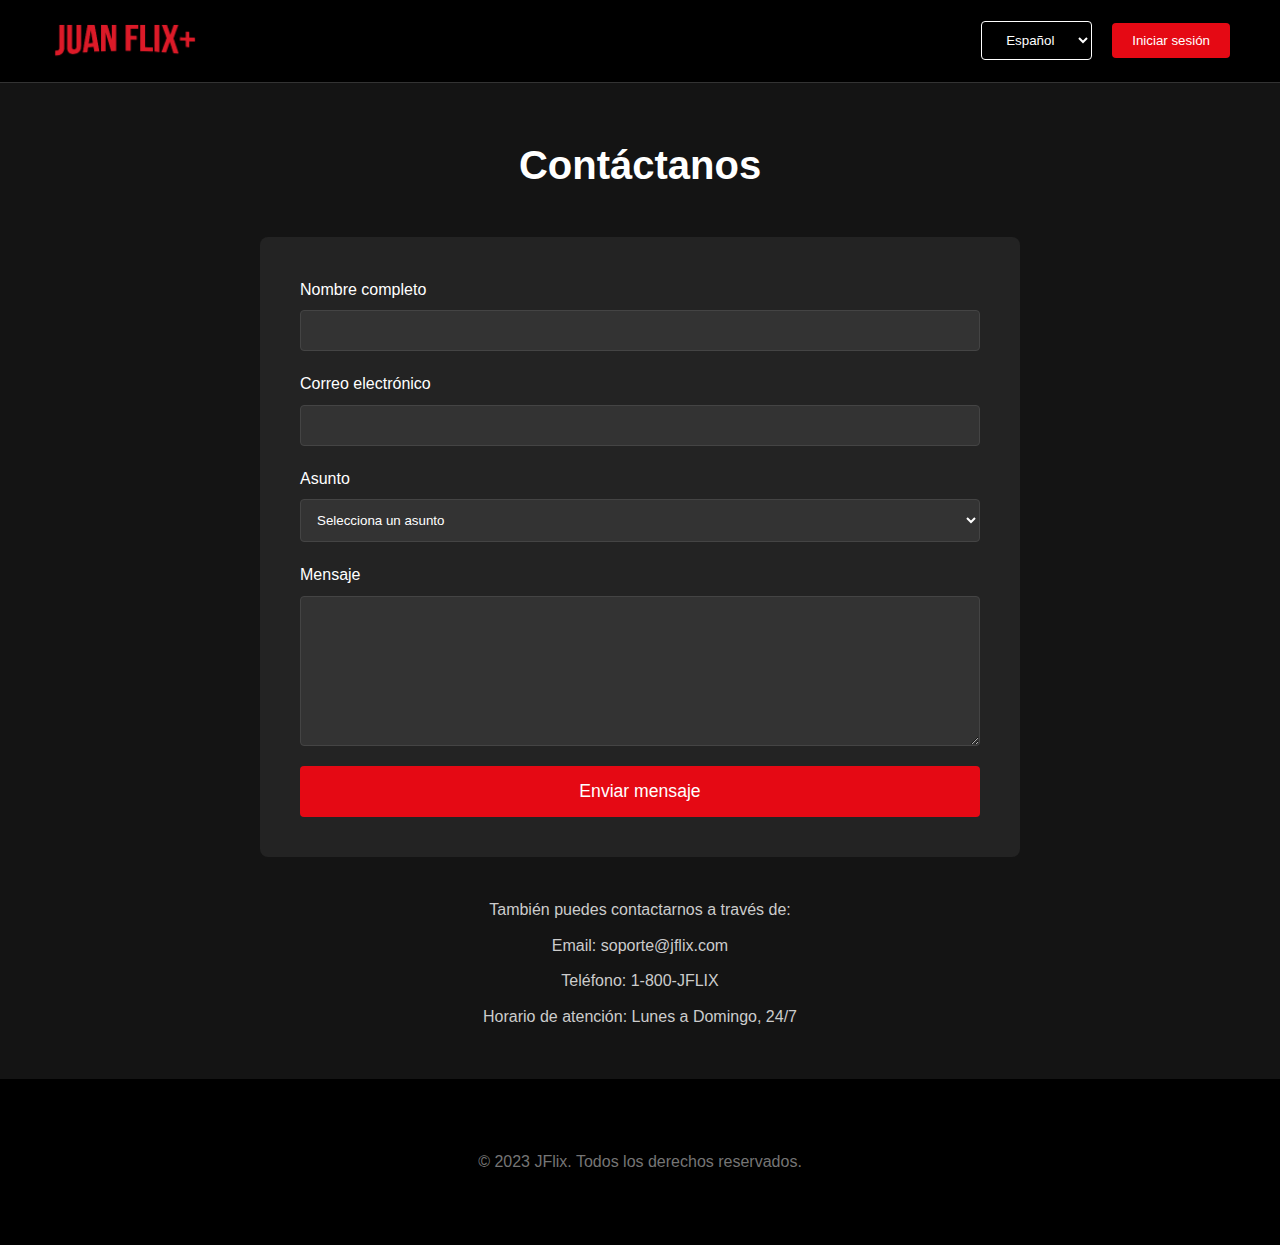
<file: contactus/index.html>
<html><head><base href="." />
<meta charset="UTF-8">
<meta name="viewport" content="width=device-width, initial-scale=1.0">
<title>JFlix - Contáctanos</title>
<style>
    * {
        margin: 0;
        padding: 0;
        box-sizing: border-box;
        font-family: 'Netflix Sans', Arial, sans-serif;
    }

    body {
        background-color: #141414;
        color: #fff;
        line-height: 1.6;
    }

    .header {
        background-color: #000;
        padding: 20px 50px;
        display: flex;
        justify-content: space-between;
        align-items: center;
        border-bottom: 1px solid #333;
    }

    .netflix-logo {
        width: 150px;
        height: auto;
        transition: transform 0.3s ease;
    }

    .netflix-logo:hover {
        transform: scale(1.05);
    }

    .buttons {
        display: flex;
        gap: 20px;
        align-items: center;
    }

    .language-select {
        background: rgba(0, 0, 0, 0.4);
        color: white;
        padding: 10px 20px;
        border: 1px solid #fff;
        border-radius: 4px;
        cursor: pointer;
    }

    .sign-in-btn {
        background: #e50914;
        color: white;
        padding: 10px 20px;
        border: none;
        border-radius: 4px;
        cursor: pointer;
        font-weight: 500;
    }

    .contact-section {
        max-width: 800px;
        margin: 50px auto;
        padding: 0 20px;
    }

    .contact-title {
        font-size: 2.5rem;
        margin-bottom: 40px;
        text-align: center;
    }

    .contact-form {
        background-color: #232323;
        padding: 40px;
        border-radius: 8px;
    }

    .form-group {
        margin-bottom: 20px;
    }

    .form-group label {
        display: block;
        margin-bottom: 8px;
        color: #fff;
    }

    .form-group input,
    .form-group textarea,
    .form-group select {
        width: 100%;
        padding: 12px;
        border: 1px solid #444;
        border-radius: 4px;
        background-color: #333;
        color: #fff;
    }

    .form-group textarea {
        height: 150px;
        resize: vertical;
    }

    .submit-btn {
        background: #e50914;
        color: white;
        padding: 15px 30px;
        border: none;
        border-radius: 4px;
        cursor: pointer;
        font-size: 1.1rem;
        width: 100%;
        transition: background-color 0.3s;
    }

    .submit-btn:hover {
        background: #f40612;
    }

    .contact-info {
        margin-top: 40px;
        text-align: center;
    }

    .contact-info p {
        margin-bottom: 10px;
        color: #cccccc;
    }

    footer {
        background-color: #000;
        padding: 70px 50px;
        color: #757575;
        margin-top: 50px;
    }

    .footer-bottom {
        max-width: 1000px;
        margin: 0 auto;
        text-align: center;
    }

    @media (max-width: 768px) {
        .header {
            padding: 20px;
        }

        .netflix-logo {
            width: 100px;
        }

        .contact-title {
            font-size: 2rem;
        }

        .contact-form {
            padding: 20px;
        }
    }
</style>
</head>
<body>
    <header class="header">
        <a href="index.html">
            <img src="../assets/jflix/img/jflix-logo.png" alt="JFlix Logo" class="netflix-logo">
        </a>
        <div class="buttons">
            <select class="language-select">
                <option value="es">Español</option>
                <option value="en">English</option>
            </select>
            <button class="sign-in-btn">Iniciar sesión</button>
        </div>
    </header>

    <section class="contact-section">
        <h1 class="contact-title">Contáctanos</h1>
        
        <form class="contact-form" id="contactForm">
            <div class="form-group">
                <label for="name">Nombre completo</label>
                <input type="text" id="name" name="name" required>
            </div>

            <div class="form-group">
                <label for="email">Correo electrónico</label>
                <input type="email" id="email" name="email" required>
            </div>

            <div class="form-group">
                <label for="subject">Asunto</label>
                <select id="subject" name="subject" required>
                    <option value="">Selecciona un asunto</option>
                    <option value="technical">Problemas técnicos</option>
                    <option value="account">Problemas con la cuenta</option>
                    <option value="billing">Facturación</option>
                    <option value="content">Contenido</option>
                    <option value="other">Otro</option>
                </select>
            </div>

            <div class="form-group">
                <label for="message">Mensaje</label>
                <textarea id="message" name="message" required></textarea>
            </div>

            <button type="submit" class="submit-btn">Enviar mensaje</button>
        </form>

        <div class="contact-info">
            <p>También puedes contactarnos a través de:</p>
            <p>Email: soporte@jflix.com</p>
            <p>Teléfono: 1-800-JFLIX</p>
            <p>Horario de atención: Lunes a Domingo, 24/7</p>
        </div>
    </section>

    <footer>
        <div class="footer-bottom">
            <p>© 2023 JFlix. Todos los derechos reservados.</p>
        </div>
    </footer>

    <script>
        document.addEventListener('DOMContentLoaded', () => {
            const languageSelect = document.querySelector('.language-select');
            const contactForm = document.getElementById('contactForm');
            
            const translations = {
                en: {
                    title: "Contact Us",
                    signIn: "Sign In",
                    name: "Full Name",
                    email: "Email",
                    subject: "Subject",
                    message: "Message",
                    send: "Send Message",
                    contactInfo: "You can also contact us through:",
                    supportEmail: "Email: support@jflix.com",
                    phone: "Phone: 1-800-JFLIX",
                    hours: "Service Hours: Monday to Sunday, 24/7",
                    footer: "© 2023 JFlix. All rights reserved.",
                    subjects: {
                        select: "Select a subject",
                        technical: "Technical Issues",
                        account: "Account Issues",
                        billing: "Billing",
                        content: "Content",
                        other: "Other"
                    }
                },
                es: {
                    title: "Contáctanos",
                    signIn: "Iniciar sesión",
                    name: "Nombre completo",
                    email: "Correo electrónico",
                    subject: "Asunto",
                    message: "Mensaje",
                    send: "Enviar mensaje",
                    contactInfo: "También puedes contactarnos a través de:",
                    supportEmail: "Email: soporte@jflix.com",
                    phone: "Teléfono: 1-800-JFLIX",
                    hours: "Horario de atención: Lunes a Domingo, 24/7",
                    footer: "© 2023 JFlix. Todos los derechos reservados.",
                    subjects: {
                        select: "Selecciona un asunto",
                        technical: "Problemas técnicos",
                        account: "Problemas con la cuenta",
                        billing: "Facturación",
                        content: "Contenido",
                        other: "Otro"
                    }
                }
            };

            function updateLanguage(lang) {
                document.querySelector('.contact-title').textContent = translations[lang].title;
                document.querySelector('.sign-in-btn').textContent = translations[lang].signIn;
                document.querySelector('label[for="name"]').textContent = translations[lang].name;
                document.querySelector('label[for="email"]').textContent = translations[lang].email;
                document.querySelector('label[for="subject"]').textContent = translations[lang].subject;
                document.querySelector('label[for="message"]').textContent = translations[lang].message;
                document.querySelector('.submit-btn').textContent = translations[lang].send;
                
                const subjectSelect = document.getElementById('subject');
                subjectSelect.innerHTML = `
                    <option value="">${translations[lang].subjects.select}</option>
                    <option value="technical">${translations[lang].subjects.technical}</option>
                    <option value="account">${translations[lang].subjects.account}</option>
                    <option value="billing">${translations[lang].subjects.billing}</option>
                    <option value="content">${translations[lang].subjects.content}</option>
                    <option value="other">${translations[lang].subjects.other}</option>
                `;

                const contactInfoTexts = document.querySelectorAll('.contact-info p');
                contactInfoTexts[0].textContent = translations[lang].contactInfo;
                contactInfoTexts[1].textContent = translations[lang].supportEmail;
                contactInfoTexts[2].textContent = translations[lang].phone;
                contactInfoTexts[3].textContent = translations[lang].hours;
                
                document.querySelector('.footer-bottom p').textContent = translations[lang].footer;
            }

            languageSelect.addEventListener('change', (e) => {
                updateLanguage(e.target.value);
            });

            contactForm.addEventListener('submit', (e) => {
                e.preventDefault();
                
                const name = document.getElementById('name').value;
                const email = document.getElementById('email').value;
                const subject = document.getElementById('subject').value;
                const message = document.getElementById('message').value;

                const whatsappMessage = `*Nuevo mensaje de contacto JFlix*%0A%0A*Nombre:* ${name}%0A*Email:* ${email}%0A*Asunto:* ${subject}%0A*Mensaje:* ${message}`;
                const whatsappNumber = '573107836725';
                const whatsappLink = `https://wa.me/${whatsappNumber}?text=${whatsappMessage}`;
                
                window.open(whatsappLink, '_blank');
                contactForm.reset();
            });
        });
    </script>
</body>
</html>
</file>
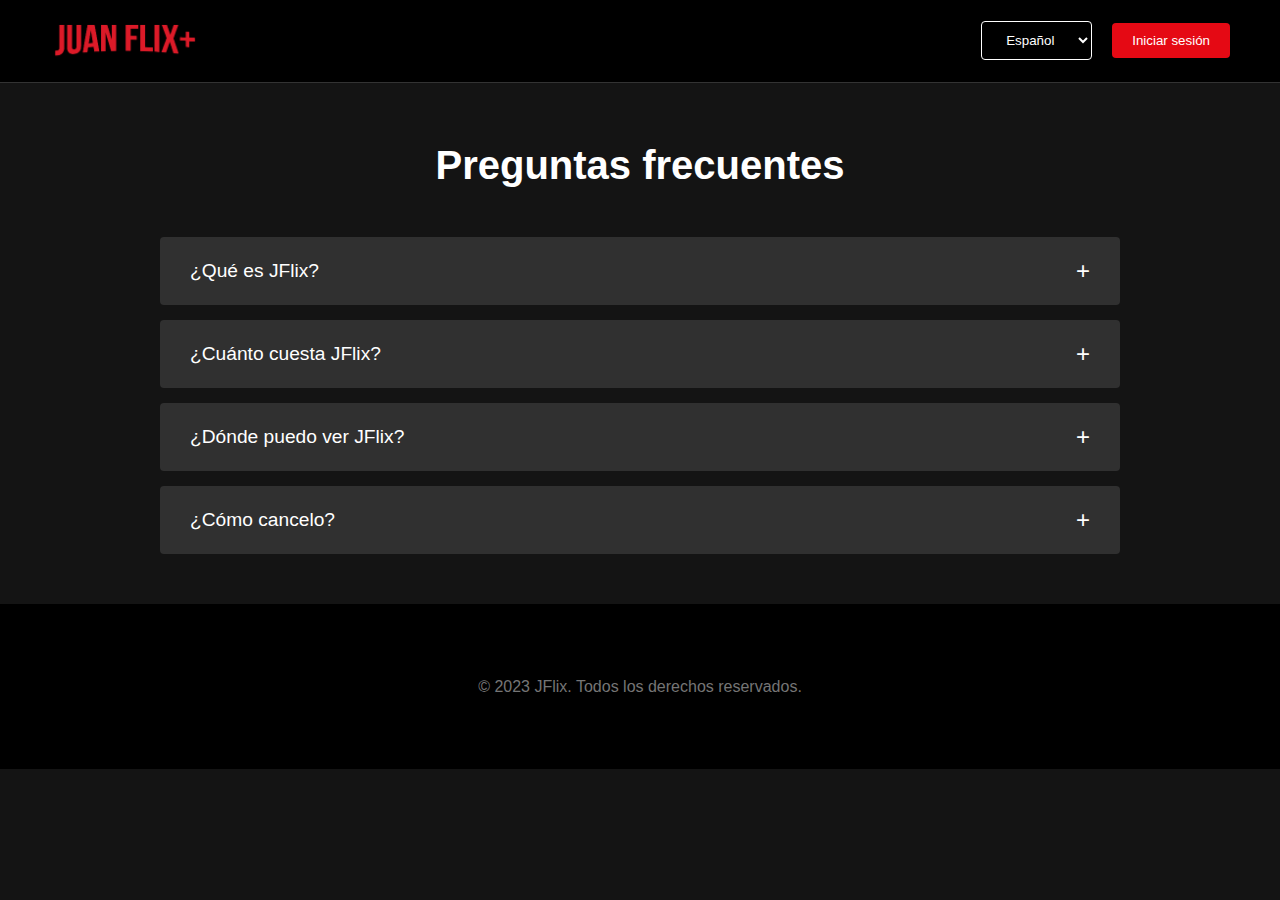
<file: faq/index.html>
<html><head><base href="." />
<meta charset="UTF-8">
<meta name="viewport" content="width=device-width, initial-scale=1.0">
<title>JFlix - Preguntas Frecuentes</title>
<style>
    * {
        margin: 0;
        padding: 0;
        box-sizing: border-box;
        font-family: 'Netflix Sans', Arial, sans-serif;
    }

    body {
        background-color: #141414;
        color: #fff;
        line-height: 1.6;
    }

    .header {
        background-color: #000;
        padding: 20px 50px;
        display: flex;
        justify-content: space-between;
        align-items: center;
        border-bottom: 1px solid #333;
    }

    .netflix-logo {
        width: 150px;
        height: auto;
        transition: transform 0.3s ease;
    }

    .netflix-logo:hover {
        transform: scale(1.05);
    }

    .buttons {
        display: flex;
        gap: 20px;
        align-items: center;
    }

    .language-select {
        background: rgba(0, 0, 0, 0.4);
        color: white;
        padding: 10px 20px;
        border: 1px solid #fff;
        border-radius: 4px;
        cursor: pointer;
    }

    .sign-in-btn {
        background: #e50914;
        color: white;
        padding: 10px 20px;
        border: none;
        border-radius: 4px;
        cursor: pointer;
        font-weight: 500;
    }

    .faq-section {
        max-width: 1000px;
        margin: 50px auto;
        padding: 0 20px;
    }

    .faq-title {
        font-size: 2.5rem;
        margin-bottom: 40px;
        text-align: center;
    }

    .faq-item {
        margin-bottom: 15px;
        border-radius: 4px;
        overflow: hidden;
    }

    .faq-question {
        width: 100%;
        background-color: #303030;
        padding: 20px 30px;
        border: none;
        color: white;
        font-size: 1.2rem;
        text-align: left;
        cursor: pointer;
        display: flex;
        justify-content: space-between;
        align-items: center;
        transition: background-color 0.3s ease;
    }

    .faq-question:hover {
        background-color: #404040;
    }

    .faq-icon {
        font-size: 1.5rem;
        transition: transform 0.3s ease;
    }

    .faq-answer {
        background-color: #303030;
        padding: 0;
        max-height: 0;
        overflow: hidden;
        transition: all 0.3s ease;
    }

    .faq-answer p {
        padding: 20px 30px;
        color: white;
    }

    .faq-item.active .faq-icon {
        transform: rotate(45deg);
    }

    .faq-item.active .faq-answer {
        max-height: 300px;
        margin-top: 2px;
    }

    footer {
        background-color: #000;
        padding: 70px 50px;
        color: #757575;
        margin-top: 50px;
    }

    .footer-bottom {
        max-width: 1000px;
        margin: 0 auto;
        text-align: center;
    }

    @media (max-width: 768px) {
        .header {
            padding: 20px;
        }

        .netflix-logo {
            width: 100px;
        }

        .faq-title {
            font-size: 2rem;
        }

        .faq-question {
            font-size: 1.1rem;
            padding: 15px 20px;
        }

        .faq-answer p {
            padding: 15px 20px;
        }
    }
</style>
</head>
<body>
    <header class="header">
        <a href="index.html">
            <img src="../assets/jflix/img/jflix-logo.png" alt="JFlix Logo" class="netflix-logo">
        </a>
        <div class="buttons">
            <select class="language-select">
                <option value="es">Español</option>
                <option value="en">English</option>
            </select>
            <button class="sign-in-btn">Iniciar sesión</button>
        </div>
    </header>

    <section class="faq-section">
        <h1 class="faq-title">Preguntas frecuentes</h1>
        
        <div class="faq-container">
            <div class="faq-item">
                <button class="faq-question">
                    ¿Qué es JFlix?
                    <span class="faq-icon">+</span>
                </button>
                <div class="faq-answer">
                    <p>JFlix es un servicio de streaming que ofrece una amplia variedad de películas, series y documentales premiados en casi cualquier pantalla conectada a internet.</p>
                </div>
            </div>

            <div class="faq-item">
                <button class="faq-question">
                    ¿Cuánto cuesta JFlix?
                    <span class="faq-icon">+</span>
                </button>
                <div class="faq-answer">
                    <p>Disfruta JFlix en tu smartphone, tablet, Smart TV, laptop o dispositivo de streaming, todo por una tarifa mensual única.</p>
                </div>
            </div>

            <div class="faq-item">
                <button class="faq-question">
                    ¿Dónde puedo ver JFlix?
                    <span class="faq-icon">+</span>
                </button>
                <div class="faq-answer">
                    <p>Ve donde quieras, cuando quieras. Inicia sesión en tu cuenta de JFlix para ver contenido al instante a través de JFlix.com desde tu computadora personal o en cualquier dispositivo conectado a internet.</p>
                </div>
            </div>

            <div class="faq-item">
                <button class="faq-question">
                    ¿Cómo cancelo?
                    <span class="faq-icon">+</span>
                </button>
                <div class="faq-answer">
                    <p>JFlix es flexible. Sin contratos molestos ni compromisos. Puedes cancelar tu cuenta fácilmente en línea con solo dos clics.</p>
                </div>
            </div>
        </div>
    </section>

    <footer>
        <div class="footer-bottom">
            <p>© 2023 JFlix. Todos los derechos reservados.</p>
        </div>
    </footer>

    <script>
        document.addEventListener('DOMContentLoaded', () => {
            const faqItems = document.querySelectorAll('.faq-item');
            
            faqItems.forEach(item => {
                const question = item.querySelector('.faq-question');
                
                question.addEventListener('click', () => {
                    // Close all other items
                    faqItems.forEach(otherItem => {
                        if (otherItem !== item) {
                            otherItem.classList.remove('active');
                        }
                    });
                    
                    // Toggle current item
                    item.classList.toggle('active');
                });
            });
        });
    </script>
</body>
</html>
</file>
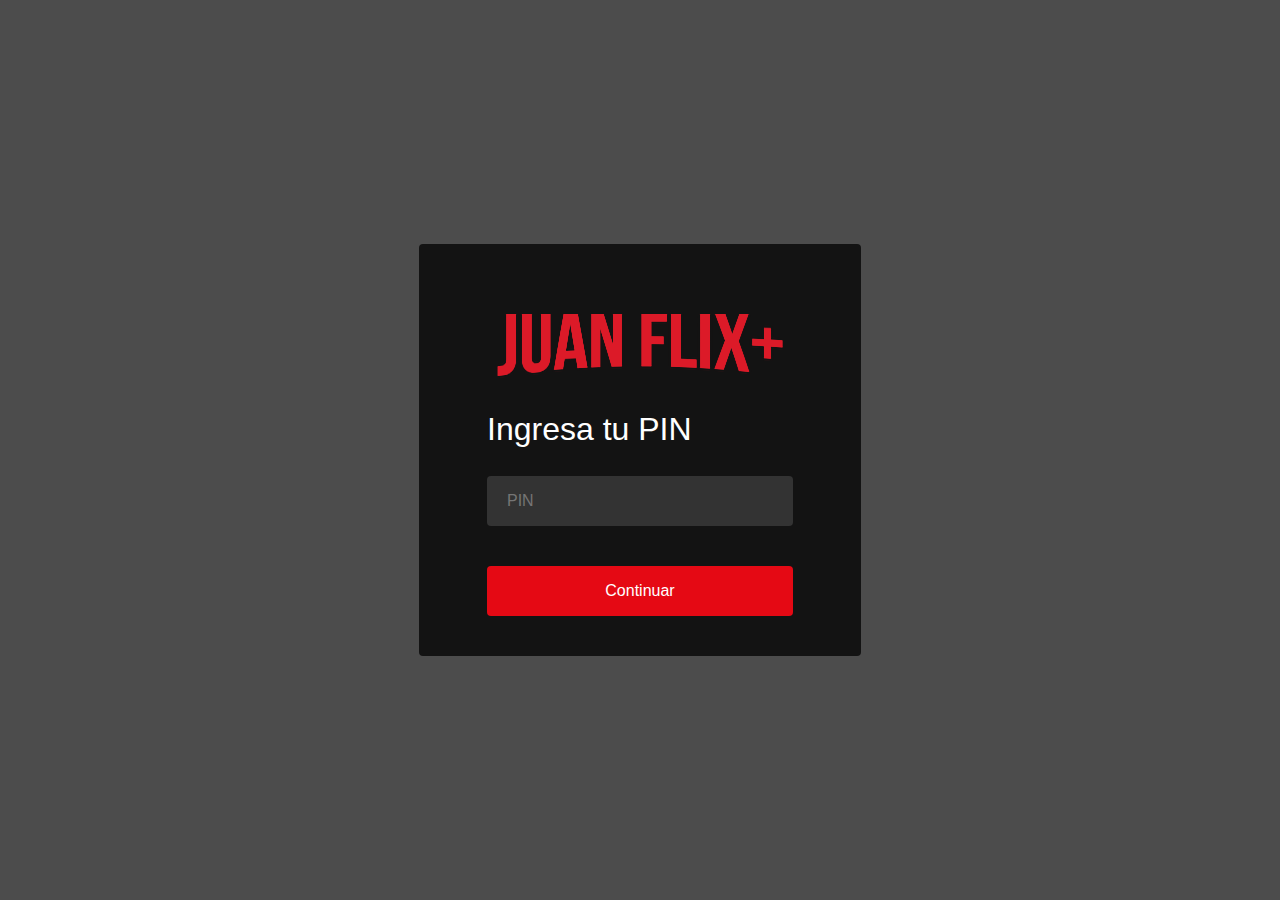
<file: home/index.html>
<html>
  <head>
    <title>Juan Flix+ | Películas y diversión | Inicio</title>
    <link rel="icon" type="image/x-icon" href="../jflix-favicon.png">
    <meta charset="UTF-8">
    <meta name="viewport" content="width=device-width, initial-scale=1.0">
    <link rel="stylesheet" href="../assets/jflix/css/estilos.css">
  </head>
  <body>
      <nav class="navbar">
          <div class="nav-left">
              <img class="logo" src="../assets/jflix/img/jflix-logo.png" alt="JFlix Logo" width="120" height="40">
              <div class="nav-links">
                  <a href="#1">Inicio</a>
                  <a href="../my-list?id=true-ChcSXuH05qYavtH8CyGcc3qLDyQwXsvEdtOyK63B2mgZUiPkWmTWgNxL32rmptLB">Mi Lista</a>
                  <a onclick="cerrarSesion()">Cerrar Sesión</a>
              </div>
          </div>
      </nav>
  
      <div class="hero">
          <div class="hero-content">
              <h1>UP: Una aventura en las alturas</h1>
              <p>La trama relata las aventuras de un viudo de edad avanzada llamado Carl Fredricksen y de un niño escultista cuyo nombre es Russell, quienes viajan a Cataratas del Paraíso (una enorme caída de agua inspirada en el Salto Ángel en Venezuela), en el interior de una casa flotante suspendida con globos rellenos de helio.</p>
              <button class="play-button" onclick="window.location=`https://juan-flix-web.github.io/assets/jflix/player/reproductor.html?mId=14160&mLink=ver-up`">Reproducir</button>
          </div>
      </div>
  
      <div id="moviesContainer"></div>
  
  </body></html>
  <script src="../assets/jflix/js/main.js"></script>
</file>
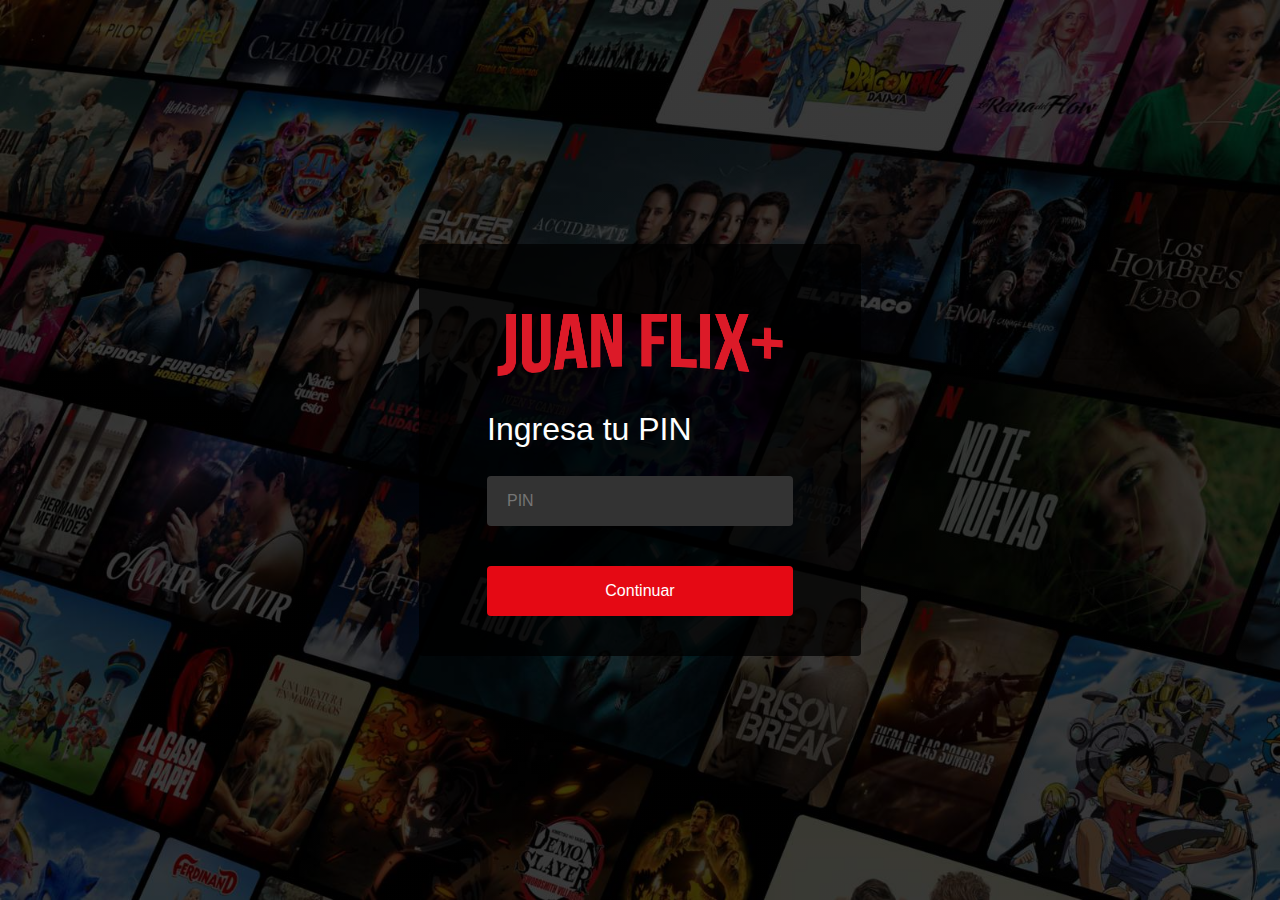
<file: login/index.html>
<html><head>
    <meta charset="UTF-8">
    <meta name="viewport" content="width=device-width, initial-scale=1.0">
    <link rel="icon" type="image/x-icon" href="../jflix-favicon.png">
<title>Juan Flix+ | Iniciar sesión</title>
<link rel="stylesheet" href="../assets/jflix/css/login.css">
</head>
<body>
<div class="container">
<div class="logo">
    <img src="../assets/jflix/img/jflix-logo.png" alt="Logo"> 
</div>
    <div id="pinForm">
        <h1>Ingresa tu PIN</h1>
        <div class="form-control">
            <input type="password" id="pin" placeholder="PIN" pattern="[0-9]*">
            <div id="pinError" class="error hidden">PIN incorrecto</div>
        </div>
        <button onclick="verificarPin()">Continuar</button>
    </div>

    <div id="userForm" class="hidden">
        <h1>Completa tu perfil</h1>
        <div class="form-control">
            <input type="text" id="nombre" placeholder="Nombre">
        </div>
        <div class="form-control">
            <input type="number" id="edad" placeholder="Edad" min="1" max="120">
        </div>
        <button onclick="guardarPerfil()">Guardar</button>
    </div>

    <div id="welcome" class="hidden welcome">
        <h1>¡Bienvenido de nuevo!</h1>
        <p id="welcomeMessage"></p>
        <button onclick="redirigir()">Aceptar</button>
    </div>
</div>

<script>
    function getCookie(name) {
        const value = `; ${document.cookie}`;
        const parts = value.split(`; ${name}=`);
        if (parts.length === 2) return parts.pop().split(';').shift();
    }

    function setCookie(name, value, days) {
        const d = new Date();
        d.setTime(d.getTime() + (days * 24 * 60 * 60 * 1000));
        const expires = `expires=${d.toUTCString()}`;
        document.cookie = `${name}=${value};${expires};path=/`;
    }

    window.onload = function() {
        const sesion = getCookie('sesion');
        const nombre = getCookie('nombre');
        const edad = getCookie('edad');

        if (sesion && nombre && edad) {
          verificarPinCookie();  
        }
    };

    async function verificarPin() {
        const pin = document.getElementById('pin').value;
        const pinError = document.getElementById('pinError');
        

        try {
            const response = await fetch('https://cdn-jdev.github.io/jflix/pins/');
            const data = await response.json();
            
            if (data.pins.includes(pin)) {
                document.getElementById('pinForm').classList.add('hidden');
                document.getElementById('userForm').classList.remove('hidden');
                setCookie('sesion', btoa(pin), 30);
            } else {
                pinError.classList.remove('hidden');
            }
        } catch (error) {
            console.error('Error al verificar PIN:', error);
            pinError.textContent = 'Error al verificar PIN. Intenta nuevamente.';
            pinError.classList.remove('hidden');
        }
    }


    async function verificarPinCookie() {
        const sesion = getCookie('sesion');
        const sesionDecoded = atob(sesion);
        const nombre = getCookie('nombre');
        const edad = getCookie('edad');
       

        try {
            const response = await fetch('https://cdn-jdev.github.io/jflix/pins/');
            const data = await response.json();
            
            if (data.pins.includes(sesionDecoded)) {
                document.getElementById('pinForm').classList.add('hidden');
                document.getElementById('userForm').classList.remove('hidden');
                document.getElementById('pinForm').classList.add('hidden');
            document.getElementById('userForm').classList.add('hidden');
            document.getElementById('welcome').classList.remove('hidden');
            document.getElementById('welcomeMessage').textContent = 
                `${nombre}, ${edad} años`;
            } else {
                pinError.classList.remove('hidden');
            }
        } catch (error) {
            console.error('Error al verificar PIN:', error);
            pinError.textContent = 'Error al verificar PIN. Intenta nuevamente.';
            pinError.classList.remove('hidden');
        }
    }

    function guardarPerfil() {
        const nombre = document.getElementById('nombre').value;
        const edad = document.getElementById('edad').value;

        if (nombre && edad) {
            setCookie('nombre', nombre, 30);
            setCookie('edad', edad, 30);

            document.getElementById('userForm').classList.add('hidden');
            document.getElementById('welcome').classList.remove('hidden');
            document.getElementById('welcomeMessage').textContent = 
                `${nombre}, ${edad} años`;
        }
    }

    document.getElementById('pin').addEventListener('keypress', function(e) {
        if (e.key === 'Enter') {
            verificarPin();
        }
    });

    function redirigir() {
        window.location.href = "../home";
    }
</script>
</body></html>
</file>
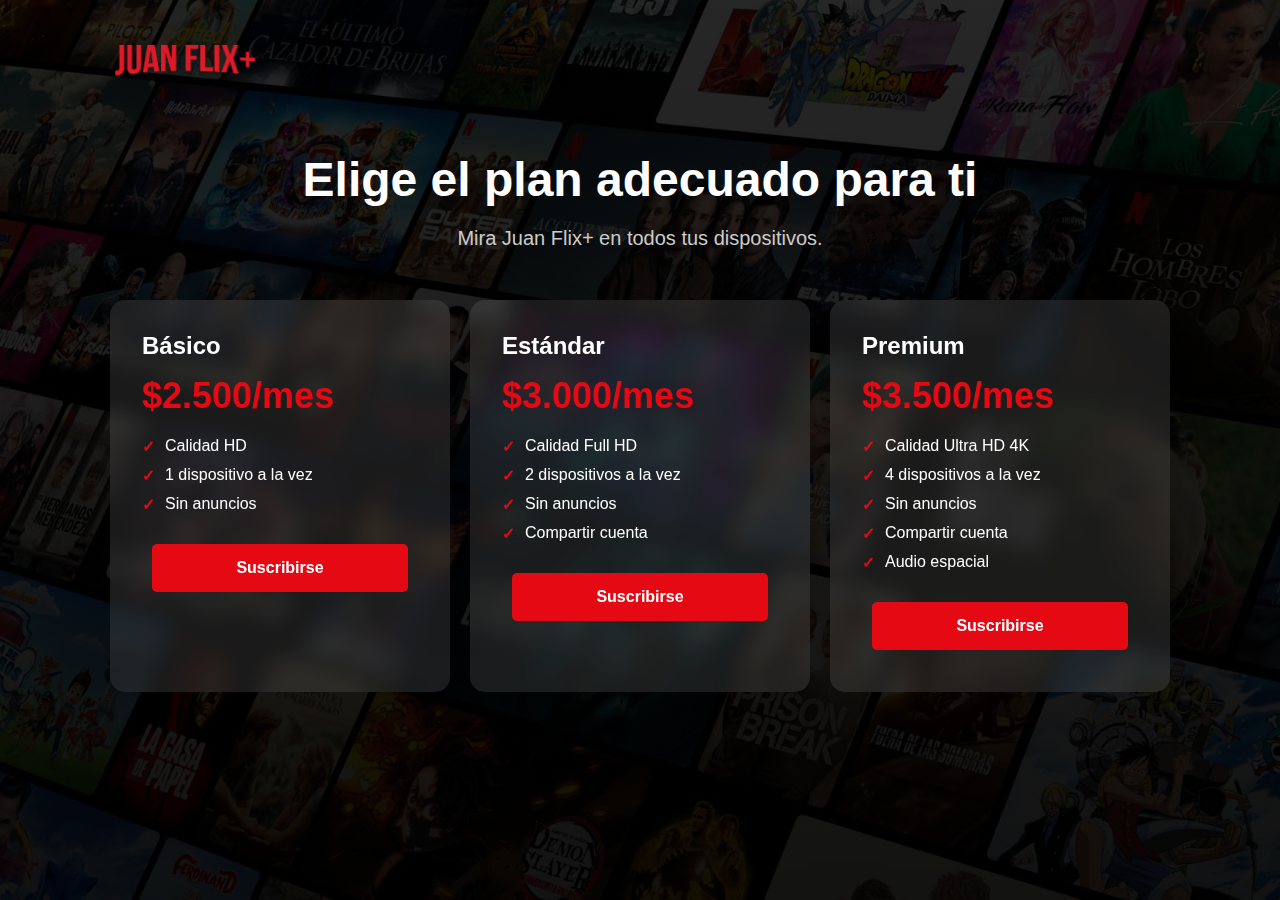
<file: oferta/index.html>
<html>
<head>
<base target="_blank">
<meta charset="UTF-8">
<link rel="icon" type="image/x-icon" href="../jflix-favicon.png">
<meta name="viewport" content="width=device-width, initial-scale=1.0">
<title>Juan Flix+ | Elige tu plan</title>
<link rel="stylesheet" href="main.css">
</head>
<body>
    <div class="container">
        <nav>
            <img src="../assets/jflix/img/jflix-logo.png" alt="JFlix Logo" class="logo">
        </nav>

        <div class="header">
            <h1>Elige el plan adecuado para ti</h1>
            <p>Mira Juan Flix+ en todos tus dispositivos.</p>
        </div>

        <div class="plans-container">
            <div class="plan-card">
                <div class="plan-name">Básico</div>
                <div class="plan-price">$2.500/mes</div>
                <ul class="plan-features">
                    <li>Calidad HD</li>
                    <li>1 dispositivo a la vez</li>
                    <li>Sin anuncios</li>
                </ul>
                <a href="https://wa.me/573104573859?text=Quiero%20la%20suscripción%20de%20Juan%20Flix+%20:%20Básico" class="subscribe-btn">Suscribirse</a>
            </div>

            <div class="plan-card">
                <div class="plan-name">Estándar</div>
                <div class="plan-price">$3.000/mes</div>
                <ul class="plan-features">
                    <li>Calidad Full HD</li>
                    <li>2 dispositivos a la vez</li>
                    <li>Sin anuncios</li>
                    <li>Compartir cuenta</li>
                </ul>
                <a href="https://wa.me/573104573859?text=Quiero%20la%20suscripción%20de%20Juan%20Flix+%20:%20Estándar" class="subscribe-btn">Suscribirse</a>
            </div>

            <div class="plan-card">
                <div class="plan-name">Premium</div>
                <div class="plan-price">$3.500/mes</div>
                <ul class="plan-features">
                    <li>Calidad Ultra HD 4K</li>
                    <li>4 dispositivos a la vez</li>
                    <li>Sin anuncios</li>
                    <li>Compartir cuenta</li>
                    <li>Audio espacial</li>
                </ul>
                <a href="https://wa.me/573104573859?text=Quiero%20la%20suscripción%20de%20Juan%20Flix+%20:%20Premium" class="subscribe-btn">Suscribirse</a>
            </div>
        </div>
    </div>
    <div class="UserContainer">
            <nav>
                <img src="https://juan-flix-web.github.io/assets/jflix/img/jflix-logo.png" alt="JFlix Logo" class="logo">
            </nav>
            <div class="header">
        <h1>Ya estás registrado en Juan Flix+!</h1>
        <p>Deseas comprar otro plan?</p>
        <button class="btn" onclick="userShop()">Comprar otro plan</button>
        <p>... o vas a iniciar sesión en tu cuenta actual</p>
        <button class="btn" onclick="userLogin()">Iniciar sesión</button></div>
    </div>
</body>
<script>
    const mainContainer = document.querySelector('.container');
    const UserContainer = document.querySelector('.UserContainer');
    mainContainer.style.display = 'block';
    UserContainer.style.display = 'none';
            
        
    function getCookie(name) {
        const value = `; ${document.cookie}`;
        const parts = value.split(`; ${name}=`);
        if (parts.length === 2) return parts.pop().split(';').shift();
    }
  

    window.onload = function() {
        const sesion = getCookie('sesion');
        const nombre = getCookie('nombre');
        const edad = getCookie('edad');

  
  
        if (!sesion || !nombre || !edad) {
           
            console.log('El usuario no está registrado, loading normal page...');
           
  
        } else {
            verificarPin();
        }
    };
  
  


    async function verificarPin() {
    const sesion = getCookie('sesion');
    
    // Decode the session cookie instead of encoding it
    const sesionDecoded = atob(sesion); // Change this line

    try {
        const response = await fetch('https://cdn-jdev.github.io/jflix/pins/');
        const data = await response.json();
        
        if (data.pins.includes(sesionDecoded)) {
            console.log('sesion verify passed');
            protocoloUser();
        } else {
            console.log('no sesion');
            }
    } catch (error) {
        console.error('Error al verificar PIN:', error);
        console.log('pin verify error');
        console.log('Si ves esto, llama al soporte técnico y diles que el ID del error es: 3verify-error-sync');
    }
}


        function protocoloUser(){
            mainContainer.style.display = 'none';
            UserContainer.style.display = 'block';

        }


    function userShop(){
        UserContainer.style.display = 'none';
        mainContainer.style.display = 'block';
    }

    function userLogin(){
        window.location.href = '../login/';
    }
  




    </script>
</html>
</file>
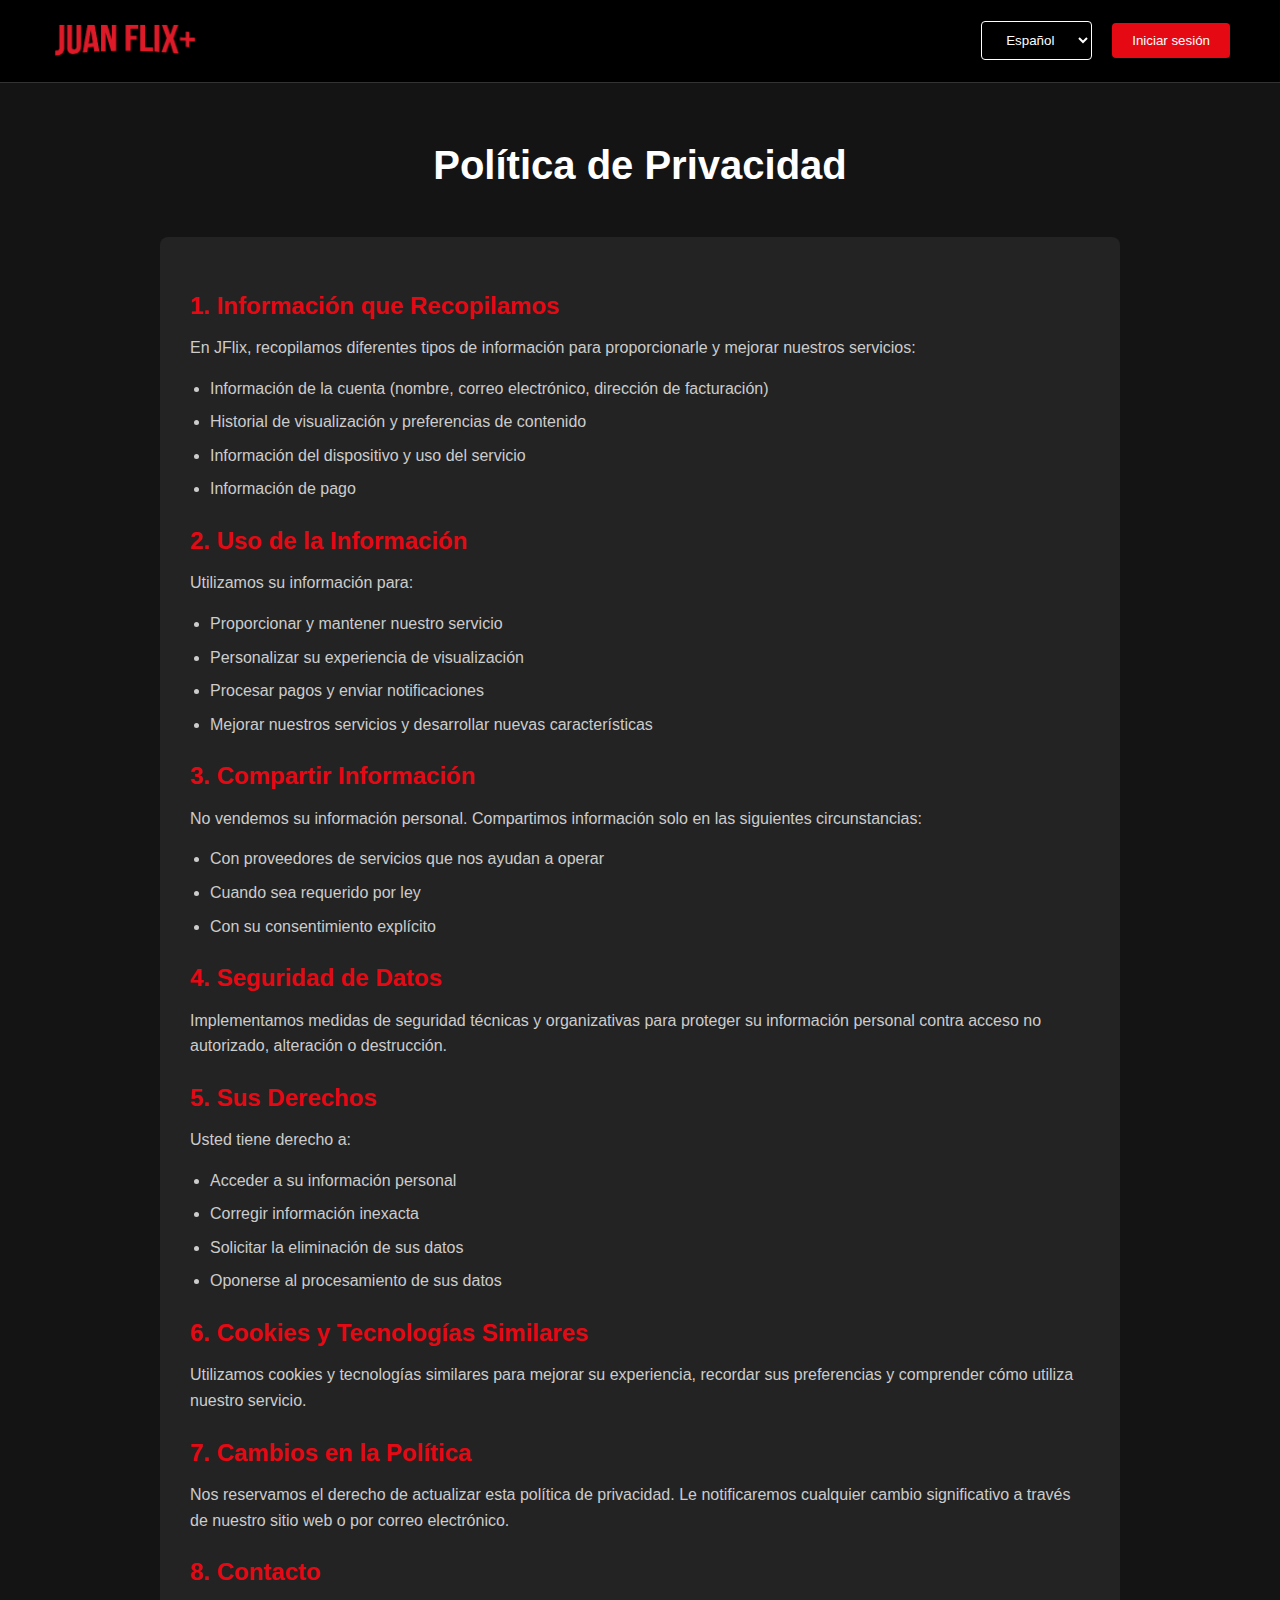
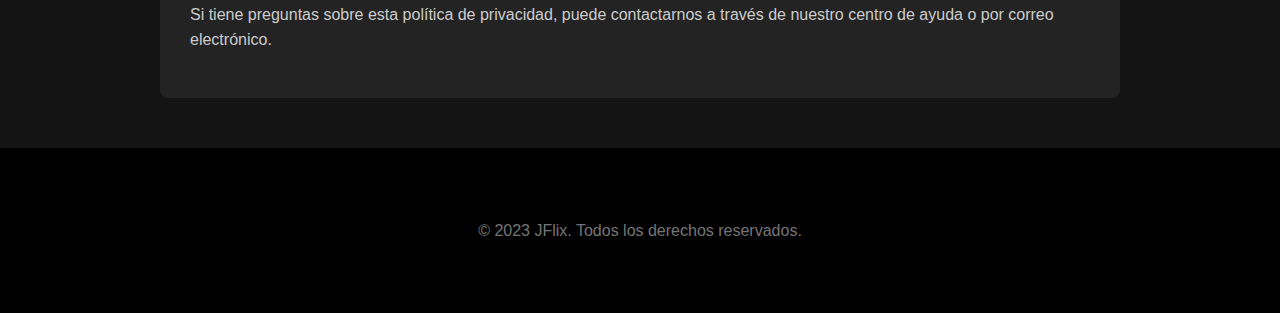
<file: legal/privacy/index.html>
<html><head><base href="." />
<meta charset="UTF-8">
<meta name="viewport" content="width=device-width, initial-scale=1.0">
<title>JFlix - Política de Privacidad</title>
<style>
    * {
        margin: 0;
        padding: 0;
        box-sizing: border-box;
        font-family: 'Netflix Sans', Arial, sans-serif;
    }

    body {
        background-color: #141414;
        color: #fff;
        line-height: 1.6;
    }

    .header {
        background-color: #000;
        padding: 20px 50px;
        display: flex;
        justify-content: space-between;
        align-items: center;
        border-bottom: 1px solid #333;
    }

    .netflix-logo {
        width: 150px;
        height: auto;
        transition: transform 0.3s ease;
    }

    .netflix-logo:hover {
        transform: scale(1.05);
    }

    .buttons {
        display: flex;
        gap: 20px;
        align-items: center;
    }

    .language-select {
        background: rgba(0, 0, 0, 0.4);
        color: white;
        padding: 10px 20px;
        border: 1px solid #fff;
        border-radius: 4px;
        cursor: pointer;
    }

    .sign-in-btn {
        background: #e50914;
        color: white;
        padding: 10px 20px;
        border: none;
        border-radius: 4px;
        cursor: pointer;
        font-weight: 500;
    }

    .privacy-section {
        max-width: 1000px;
        margin: 50px auto;
        padding: 0 20px;
    }

    .privacy-title {
        font-size: 2.5rem;
        margin-bottom: 40px;
        text-align: center;
    }

    .privacy-content {
        background-color: #232323;
        padding: 30px;
        border-radius: 8px;
    }

    .privacy-content h2 {
        color: #e50914;
        margin: 20px 0 10px 0;
        font-size: 1.5rem;
    }

    .privacy-content p {
        margin-bottom: 15px;
        color: #cccccc;
    }

    .privacy-content ul {
        margin-left: 20px;
        margin-bottom: 15px;
        color: #cccccc;
    }

    .privacy-content li {
        margin-bottom: 8px;
    }

    footer {
        background-color: #000;
        padding: 70px 50px;
        color: #757575;
        margin-top: 50px;
    }

    .footer-bottom {
        max-width: 1000px;
        margin: 0 auto;
        text-align: center;
    }

    @media (max-width: 768px) {
        .header {
            padding: 20px;
        }

        .netflix-logo {
            width: 100px;
        }

        .privacy-title {
            font-size: 2rem;
        }

        .privacy-content {
            padding: 20px;
        }
    }
</style>
</head>
<body>
    <header class="header">
        <a href="index.html">
            <img src="../../assets/jflix/img/jflix-logo.png" alt="JFlix Logo" class="netflix-logo">
        </a>
        <div class="buttons">
            <select class="language-select">
                <option value="es">Español</option>
                <option value="en">English</option>
            </select>
            <button class="sign-in-btn">Iniciar sesión</button>
        </div>
    </header>

    <section class="privacy-section">
        <h1 class="privacy-title">Política de Privacidad</h1>
        
        <div class="privacy-content">
            <h2>1. Información que Recopilamos</h2>
            <p>En JFlix, recopilamos diferentes tipos de información para proporcionarle y mejorar nuestros servicios:</p>
            <ul>
                <li>Información de la cuenta (nombre, correo electrónico, dirección de facturación)</li>
                <li>Historial de visualización y preferencias de contenido</li>
                <li>Información del dispositivo y uso del servicio</li>
                <li>Información de pago</li>
            </ul>

            <h2>2. Uso de la Información</h2>
            <p>Utilizamos su información para:</p>
            <ul>
                <li>Proporcionar y mantener nuestro servicio</li>
                <li>Personalizar su experiencia de visualización</li>
                <li>Procesar pagos y enviar notificaciones</li>
                <li>Mejorar nuestros servicios y desarrollar nuevas características</li>
            </ul>

            <h2>3. Compartir Información</h2>
            <p>No vendemos su información personal. Compartimos información solo en las siguientes circunstancias:</p>
            <ul>
                <li>Con proveedores de servicios que nos ayudan a operar</li>
                <li>Cuando sea requerido por ley</li>
                <li>Con su consentimiento explícito</li>
            </ul>

            <h2>4. Seguridad de Datos</h2>
            <p>Implementamos medidas de seguridad técnicas y organizativas para proteger su información personal contra acceso no autorizado, alteración o destrucción.</p>

            <h2>5. Sus Derechos</h2>
            <p>Usted tiene derecho a:</p>
            <ul>
                <li>Acceder a su información personal</li>
                <li>Corregir información inexacta</li>
                <li>Solicitar la eliminación de sus datos</li>
                <li>Oponerse al procesamiento de sus datos</li>
            </ul>

            <h2>6. Cookies y Tecnologías Similares</h2>
            <p>Utilizamos cookies y tecnologías similares para mejorar su experiencia, recordar sus preferencias y comprender cómo utiliza nuestro servicio.</p>

            <h2>7. Cambios en la Política</h2>
            <p>Nos reservamos el derecho de actualizar esta política de privacidad. Le notificaremos cualquier cambio significativo a través de nuestro sitio web o por correo electrónico.</p>

            <h2>8. Contacto</h2>
            <p>Si tiene preguntas sobre esta política de privacidad, puede contactarnos a través de nuestro centro de ayuda o por correo electrónico.</p>
        </div>
    </section>

    <footer>
        <div class="footer-bottom">
            <p>© 2023 JFlix. Todos los derechos reservados.</p>
        </div>
    </footer>

    <script>
        document.addEventListener('DOMContentLoaded', () => {
            const languageSelect = document.querySelector('.language-select');
            
            const translations = {
                en: {
                    title: "Privacy Policy",
                    signIn: "Sign In",
                    sections: {
                        information: "1. Information We Collect",
                        usage: "2. Use of Information",
                        sharing: "3. Information Sharing",
                        security: "4. Data Security",
                        rights: "5. Your Rights",
                        cookies: "6. Cookies and Similar Technologies",
                        changes: "7. Changes to Policy",
                        contact: "8. Contact Us"
                    },
                    footer: "© 2023 JFlix. All rights reserved."
                },
                es: {
                    title: "Política de Privacidad",
                    signIn: "Iniciar sesión",
                    sections: {
                        information: "1. Información que Recopilamos",
                        usage: "2. Uso de la Información",
                        sharing: "3. Compartir Información",
                        security: "4. Seguridad de Datos",
                        rights: "5. Sus Derechos",
                        cookies: "6. Cookies y Tecnologías Similares",
                        changes: "7. Cambios en la Política",
                        contact: "8. Contacto"
                    },
                    footer: "© 2023 JFlix. Todos los derechos reservados."
                }
            };

            function updateLanguage(lang) {
                document.querySelector('.privacy-title').textContent = translations[lang].title;
                document.querySelector('.sign-in-btn').textContent = translations[lang].signIn;
                
                const headings = document.querySelectorAll('.privacy-content h2');
                headings.forEach((heading, index) => {
                    const sectionKey = Object.keys(translations[lang].sections)[index];
                    heading.textContent = translations[lang].sections[sectionKey];
                });
                
                document.querySelector('.footer-bottom p').textContent = translations[lang].footer;
            }

            languageSelect.addEventListener('change', (e) => {
                updateLanguage(e.target.value);
            });
        });
    </script>
</body>
</html>
</file>
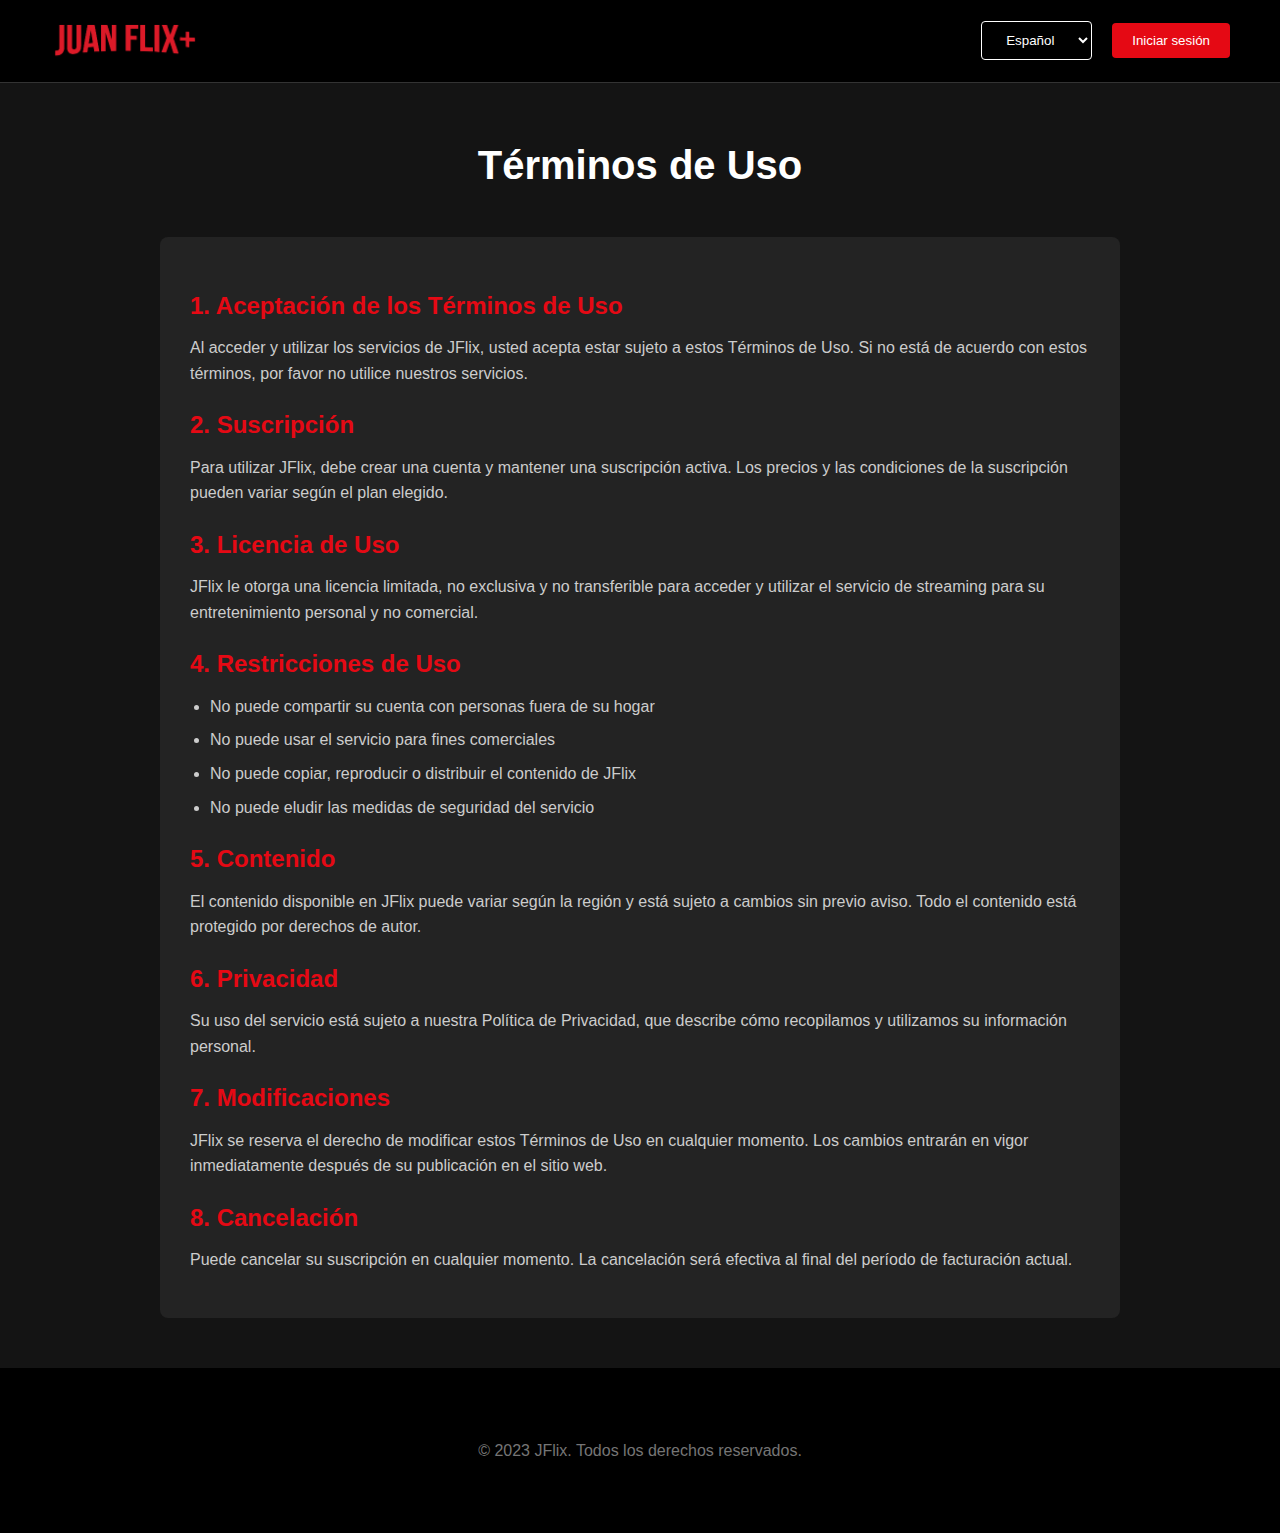
<file: legal/termsofuse/index.html>
<html><head><base href="." />
<meta charset="UTF-8">
<meta name="viewport" content="width=device-width, initial-scale=1.0">
<title>JFlix - Términos de Uso</title>
<style>
    * {
        margin: 0;
        padding: 0;
        box-sizing: border-box;
        font-family: 'Netflix Sans', Arial, sans-serif;
    }

    body {
        background-color: #141414;
        color: #fff;
        line-height: 1.6;
    }

    .header {
        background-color: #000;
        padding: 20px 50px;
        display: flex;
        justify-content: space-between;
        align-items: center;
        border-bottom: 1px solid #333;
    }

    .netflix-logo {
        width: 150px;
        height: auto;
        transition: transform 0.3s ease;
    }

    .netflix-logo:hover {
        transform: scale(1.05);
    }

    .buttons {
        display: flex;
        gap: 20px;
        align-items: center;
    }

    .language-select {
        background: rgba(0, 0, 0, 0.4);
        color: white;
        padding: 10px 20px;
        border: 1px solid #fff;
        border-radius: 4px;
        cursor: pointer;
    }

    .sign-in-btn {
        background: #e50914;
        color: white;
        padding: 10px 20px;
        border: none;
        border-radius: 4px;
        cursor: pointer;
        font-weight: 500;
    }

    .terms-section {
        max-width: 1000px;
        margin: 50px auto;
        padding: 0 20px;
    }

    .terms-title {
        font-size: 2.5rem;
        margin-bottom: 40px;
        text-align: center;
    }

    .terms-content {
        background-color: #232323;
        padding: 30px;
        border-radius: 8px;
    }

    .terms-content h2 {
        color: #e50914;
        margin: 20px 0 10px 0;
        font-size: 1.5rem;
    }

    .terms-content p {
        margin-bottom: 15px;
        color: #cccccc;
    }

    .terms-content ul {
        margin-left: 20px;
        margin-bottom: 15px;
        color: #cccccc;
    }

    .terms-content li {
        margin-bottom: 8px;
    }

    footer {
        background-color: #000;
        padding: 70px 50px;
        color: #757575;
        margin-top: 50px;
    }

    .footer-bottom {
        max-width: 1000px;
        margin: 0 auto;
        text-align: center;
    }

    @media (max-width: 768px) {
        .header {
            padding: 20px;
        }

        .netflix-logo {
            width: 100px;
        }

        .terms-title {
            font-size: 2rem;
        }

        .terms-content {
            padding: 20px;
        }
    }
</style>
</head>
<body>
    <header class="header">
        <a href="index.html">
            <img src="../../assets/jflix/img/jflix-logo.png" alt="JFlix Logo" class="netflix-logo">
        </a>
        <div class="buttons">
            <select class="language-select">
                <option value="es">Español</option>
                <option value="en">English</option>
            </select>
            <button class="sign-in-btn">Iniciar sesión</button>
        </div>
    </header>

    <section class="terms-section">
        <h1 class="terms-title">Términos de Uso</h1>
        
        <div class="terms-content">
            <h2>1. Aceptación de los Términos de Uso</h2>
            <p>Al acceder y utilizar los servicios de JFlix, usted acepta estar sujeto a estos Términos de Uso. Si no está de acuerdo con estos términos, por favor no utilice nuestros servicios.</p>

            <h2>2. Suscripción</h2>
            <p>Para utilizar JFlix, debe crear una cuenta y mantener una suscripción activa. Los precios y las condiciones de la suscripción pueden variar según el plan elegido.</p>

            <h2>3. Licencia de Uso</h2>
            <p>JFlix le otorga una licencia limitada, no exclusiva y no transferible para acceder y utilizar el servicio de streaming para su entretenimiento personal y no comercial.</p>

            <h2>4. Restricciones de Uso</h2>
            <ul>
                <li>No puede compartir su cuenta con personas fuera de su hogar</li>
                <li>No puede usar el servicio para fines comerciales</li>
                <li>No puede copiar, reproducir o distribuir el contenido de JFlix</li>
                <li>No puede eludir las medidas de seguridad del servicio</li>
            </ul>

            <h2>5. Contenido</h2>
            <p>El contenido disponible en JFlix puede variar según la región y está sujeto a cambios sin previo aviso. Todo el contenido está protegido por derechos de autor.</p>

            <h2>6. Privacidad</h2>
            <p>Su uso del servicio está sujeto a nuestra Política de Privacidad, que describe cómo recopilamos y utilizamos su información personal.</p>

            <h2>7. Modificaciones</h2>
            <p>JFlix se reserva el derecho de modificar estos Términos de Uso en cualquier momento. Los cambios entrarán en vigor inmediatamente después de su publicación en el sitio web.</p>

            <h2>8. Cancelación</h2>
            <p>Puede cancelar su suscripción en cualquier momento. La cancelación será efectiva al final del período de facturación actual.</p>
        </div>
    </section>

    <footer>
        <div class="footer-bottom">
            <p>© 2023 JFlix. Todos los derechos reservados.</p>
        </div>
    </footer>

    <script>
        document.addEventListener('DOMContentLoaded', () => {
            const languageSelect = document.querySelector('.language-select');
            
            const translations = {
                en: {
                    title: "Terms of Use",
                    signIn: "Sign In",
                    sections: {
                        acceptance: "1. Acceptance of Terms",
                        subscription: "2. Subscription",
                        license: "3. License",
                        restrictions: "4. Usage Restrictions",
                        content: "5. Content",
                        privacy: "6. Privacy",
                        modifications: "7. Modifications",
                        cancellation: "8. Cancellation"
                    },
                    footer: "© 2023 JFlix. All rights reserved."
                },
                es: {
                    title: "Términos de Uso",
                    signIn: "Iniciar sesión",
                    sections: {
                        acceptance: "1. Aceptación de los Términos de Uso",
                        subscription: "2. Suscripción",
                        license: "3. Licencia de Uso",
                        restrictions: "4. Restricciones de Uso",
                        content: "5. Contenido",
                        privacy: "6. Privacidad",
                        modifications: "7. Modificaciones",
                        cancellation: "8. Cancelación"
                    },
                    footer: "© 2023 JFlix. Todos los derechos reservados."
                }
            };

            function updateLanguage(lang) {
                document.querySelector('.terms-title').textContent = translations[lang].title;
                document.querySelector('.sign-in-btn').textContent = translations[lang].signIn;
                
                const headings = document.querySelectorAll('.terms-content h2');
                headings.forEach((heading, index) => {
                    const sectionKey = Object.keys(translations[lang].sections)[index];
                    heading.textContent = translations[lang].sections[sectionKey];
                });
                
                document.querySelector('.footer-bottom p').textContent = translations[lang].footer;
            }

            languageSelect.addEventListener('change', (e) => {
                updateLanguage(e.target.value);
            });
        });
    </script>
</body>
</html>
</file>
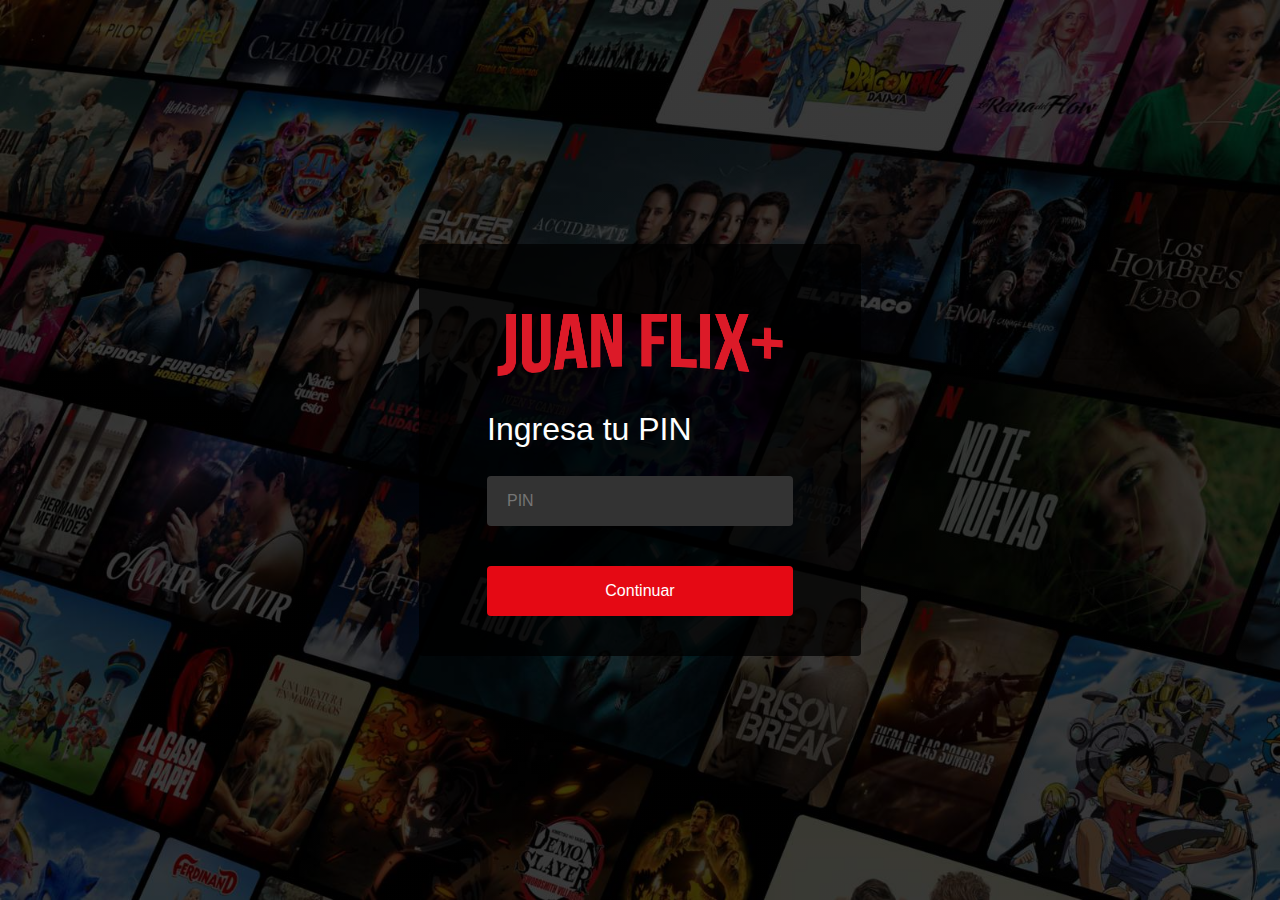
<file: movies/movie.html>
<!DOCTYPE html>
<html lang="es">
<head>
    <meta charset="UTF-8">
    <meta name="viewport" content="width=device-width, initial-scale=1.0">
    <link rel="icon" type="image/x-icon" href="jflix-favicon.png">
    <title>Juan Flix+ | Descripción de la Película</title>
    <link rel="stylesheet" href="main.css">
</head>
<body>
    <div class="container" id="movie-container">
        <div class="overlay">
            <img src="../assets/jflix/img/jflix-logo.png">
            <h1 id="movie-title">Cargando...</h1>
            <p id="movie-description">Por favor, espera...</p>
            <div class="buttons">
                <button class="button play" id="play-button"><svg aria-hidden="true" data-prefix="fas" data-icon="play-circle" role="img" xmlns="http://www.w3.org/2000/svg" viewBox="0 0 512 512" class="svg-inline--fa fa-play-circle fa-w-16 fa-7x"><path fill="#ffff" d="M256 8C119 8 8 119 8 256s111 248 248 248 248-111 248-248S393 8 256 8zm115.7 272l-176 101c-15.8 8.8-35.7-2.5-35.7-21V152c0-18.4 19.8-29.8 35.7-21l176 107c16.4 9.2 16.4 32.9 0 42z" class=""></path></svg>Reproducir</button>
            </div>
        </div>
    </div>

    <script src="main.js"></script>
</body>
</html>
</file>
<file: assets/jflix/css/estilos.css>
* {
	margin: 0;
	padding: 0;
	box-sizing: border-box;
	font-family: 'Arial', sans-serif;
}

body {
	background-color: #141414;
	color: white;
}

.navbar {
	background-color: rgba(0,0,0,0.8);
	padding: 1rem;
	position: fixed;
	width: 100%;
	z-index: 1000;
	display: flex;
	align-items: center;
	justify-content: space-between;
}

.nav-left {
	display: flex;
	align-items: center;
	gap: 1rem;
}

.nav-links {
	display: flex;
	gap: 1rem;
}

.nav-links a {
	color: white;
	text-decoration: none;
	font-size: 0.9rem;
	transition: color 0.3s;
}

.nav-links a:hover {
	color: #E50914;
}

.logo {
	height: 30px;
	width: auto;
}

.hero {
	height: 60vh;
	background: linear-gradient(rgba(0,0,0,0.7), rgba(0,0,0,0.7)),
				url('https://juan-flix.github.io/assets/jflix/img/up-back.jpg') center/cover;
	display: flex;
	align-items: center;
	padding: 1rem;
	margin-bottom: 1rem;
}

.hero-content {
	max-width: 100%;
	margin-top: 60px;
	padding: 0 1rem;
}

.hero-content h1 {
	font-size: 2rem;
	margin-bottom: 1rem;
}

.hero-content p {
	font-size: 0.9rem;
	margin-bottom: 1rem;
}

.category {
	padding: 1rem;
}

.category h2 {
	margin-bottom: 1rem;
	font-size: 1.2rem;
}

.movies-row {
	display: flex;
	overflow-x: auto;
	gap: 0.5rem;
	padding: 0.5rem 0;
	-webkit-overflow-scrolling: touch;
}

.movie-card {
	min-width: 140px;
	height: 210px;
	background: #2a2a2a;
	border-radius: 4px;
	transition: transform 0.3s;
	position: relative;
	overflow: hidden;
}

.movie-card img {
	width: 100%;
	height: 100%;
	object-fit: cover;
}

.movie-info {
	position: absolute;
	bottom: 0;
	left: 0;
	right: 0;
	background: rgba(0,0,0,0.8);
	padding: 0.5rem;
	transform: translateY(100%);
	transition: transform 0.3s;
}

.movie-info {
    overflow: hidden; /* Oculta el contenido que desborda */
    text-overflow: ellipsis; /* Agrega los puntos suspensivos */
    display: -webkit-box; /* Para usar el modelo de caja flexible */
    -webkit-box-orient: vertical; /* Orientación vertical */
    -webkit-line-clamp: 14; /* Número de líneas a mostrar */
    color: #fff; /* Color del texto */
}

.movie-info h3 {
	font-size: 0.8rem;
}

.play-button {
	background-color: #E50914;
	color: white;
	border: none;
	padding: 0.5rem 1.5rem;
	border-radius: 4px;
	cursor: pointer;
	margin-top: 1rem;
	font-size: 0.9rem;
}

::-webkit-scrollbar {
	height: 4px;
}

::-webkit-scrollbar-track {
	background: #141414;
}

::-webkit-scrollbar-thumb {
	background: #E50914;
	border-radius: 4px;
}

/* Media Queries */
@media (min-width: 768px) {
	.nav-left {
		gap: 2rem;
	}
	
	.nav-links {
		gap: 2rem;
	}
	
	.nav-links a {
		font-size: 1rem;
	}
	
	.logo {
		height: 40px;
	}
	
	.hero {
		height: 80vh;
		padding: 2rem;
	}
	
	.hero-content {
		max-width: 600px;
	}
	
	.hero-content h1 {
		font-size: 3rem;
	}
	
	.hero-content p {
		font-size: 1rem;
	}
	
	.category {
		padding: 2rem;
	}
	
	.category h2 {
		font-size: 1.5rem;
	}
	
	.movies-row {
		gap: 1rem;
	}
	
	.movie-card {
		min-width: 200px;
		height: 300px;
	}
	
	.movie-card:hover {
		transform: scale(1.05);
	}
	
	.movie-card:hover .movie-info {
		transform: translateY(0);
	}
	
	.movie-info h3 {
		font-size: 1rem;
	}
}
</file>
<file: assets/jflix/css/login.css>
body {
        background-color: #000;
        color: #fff;
        font-family: 'Netflix Sans', 'Helvetica Neue', Helvetica, Arial, sans-serif;
        margin: 0;
        padding: 0;
        display: flex;
        justify-content: center;
        align-items: center;
        min-height: 100vh;
        background: linear-gradient(rgba(0, 0, 0, 0.7), rgba(0, 0, 0, 0.7)), url('../img/j-flix-back.jpg');
        background-size: cover;
    }
    
    .container {
        background: rgba(0, 0, 0, 0.75);
        border-radius: 4px;
        padding: 60px 68px 40px;
        max-width: 450px;
        margin: auto;
    }



    h1 {
        font-size: 32px;
        font-weight: 500;
        margin-bottom: 28px;
    }

    .form-control {
        margin-bottom: 16px;
    }

    input {
        width: 100%;
        height: 50px;
        border-radius: 4px;
        border: none;
        background: #333;
        color: #fff;
        padding: 16px 20px;
        box-sizing: border-box;
        font-size: 16px;
    }

    input:focus {
        outline: none;
        background: #454545;
    }

    button {
        width: 100%;
        height: 50px;
        border-radius: 4px;
        background: #e50914;
        color: #fff;
        font-size: 16px;
        font-weight: 500;
        border: none;
        cursor: pointer;
        margin-top: 24px;
    }

    button:hover {
        background: #f40612;
    }

    .error {
        color: #e87c03;
        margin-top: 8px;
        font-size: 13px;
    }

    .hidden {
        display: none;
    }

    .welcome {
        text-align: center;
    }

    .welcome button {
        margin-top: 20px;
        max-width: 200px;
    }
</file>
<file: oferta/main.css>
:root {
    --netflix-red: #e50914;
    --netflix-dark: #141414;
}

* {
    margin: 0;
    padding: 0;
    box-sizing: border-box;
    font-family: 'Segoe UI', Arial, sans-serif;
}

body {
    background: linear-gradient(to bottom, rgba(0,0,0,0.8), rgba(0,0,0,0.9)), url('../assets/jflix/img/j-flix-back.jpg');
    background-size: cover;
    background-attachment: fixed;
    color: white;
    min-height: 100vh;
}

.container {
    max-width: 1100px;
    margin: 0 auto;
    padding: 20px;
}

nav {
    display: flex;
    justify-content: space-between;
    align-items: center;
    padding: 20px 0;
}

.logo {
    width: 150px;
    height: auto;
}

.plans-container {
    display: grid;
    grid-template-columns: repeat(auto-fit, minmax(250px, 1fr));
    gap: 20px;
    margin-top: 50px;
}

.plan-card {
    background: rgba(255, 255, 255, 0.1);
    backdrop-filter: blur(10px);
    border-radius: 15px;
    padding: 30px;
    transition: all 0.3s ease;
    border: 2px solid transparent;
}

.plan-card:hover {
    transform: translateY(-10px);
    border-color: var(--netflix-red);
    box-shadow: 0 10px 30px rgba(229, 9, 20, 0.2);
}

.plan-name {
    font-size: 24px;
    font-weight: 600;
    margin-bottom: 15px;
}

.plan-price {
    font-size: 36px;
    font-weight: 700;
    margin-bottom: 20px;
    color: var(--netflix-red);
}

.plan-features {
    list-style: none;
}

.plan-features li {
    margin: 10px 0;
    display: flex;
    align-items: center;
}

.plan-features li::before {
    content: "✓";
    color: var(--netflix-red);
    margin-right: 10px;
    font-weight: bold;
}

.subscribe-btn {
    background: var(--netflix-red);
    color: white;
    border: none;
    padding: 15px 30px;
    border-radius: 5px;
    font-size: 16px;
    font-weight: 600;
    margin-top: 30px;
    margin-bottom: 10px;
    margin-left: 10px;
    margin-right: 10px;
    cursor: pointer;
    transition: all 0.3s ease;
    width: calc(100% - 20px);
    display: block;
    text-decoration: none;
    text-align: center;
}

.subscribe-btn:hover {
    background: #f40612;
    transform: scale(1.05);
}

.header {
    text-align: center;
    margin: 50px 0;
}

.header h1 {
    font-size: 48px;
    margin-bottom: 20px;
}

.header p {
    font-size: 20px;
    color: #ccc;
}

@keyframes fadeIn {
    from {
        opacity: 0;
        transform: translateY(20px);
    }
    to {
        opacity: 1;
        transform: translateY(0);
    }
}

.plan-card {
    animation: fadeIn 0.5s ease forwards;
}

.plan-card:nth-child(2) {
    animation-delay: 0.2s;
}

.plan-card:nth-child(3) {
    animation-delay: 0.4s;
}

@media (max-width: 768px) {
    .header h1 {
        font-size: 32px;
    }
    
    .header p {
        font-size: 16px;
    }
}


.btn {
    background: var(--netflix-red);
    color: white;
    border: none;
    padding: 15px 30px;
    border-radius: 5px;
    font-size: 16px;
    font-weight: 600;
    cursor: pointer;
    transition: all 0.3s ease;
    text-align: center;
}

.btn:hover {
    background: #f40612;
    transform: scale(1.05);
}
</file>
<file: movies/main.css>
body {
    margin: 0;
    font-family: Arial, sans-serif;
    color: white;
    background-color: #141414;
}
.container {
    position: relative;
    height: 100vh;
    background-size: cover;
    background-position: center;
    display: flex;
    align-items: center;
    justify-content: center;
    text-align: center;
    padding: 20px;
}
.overlay {
    position: absolute;
    top: 0;
    left: 0;
    right: 0;
    bottom: 0;
    background: rgba(0, 0, 0, 0.7);
    display: flex;
    flex-direction: column;
    align-items: center;
    justify-content: center;
    padding: 20px;
}
h1 {
    font-size: 3em;
    margin: 0;
}
p {
    font-size: 1.2em;
    margin: 20px 0;
    max-width: 600px;
}
.buttons {
    display: flex;
    gap: 10px;
}
.button {
    padding: 10px 20px;
    border: none;
    border-radius: 5px;
    cursor: pointer;
    font-size: 1em;
    transition: background 0.3s;
}
.play {
    background-color: #e50914;
    color: white;
}
.play:hover {
    background-color: #f40612;
}
.info {
    background-color: rgba(255, 255, 255, 0.2);
    color: white;
}
.info:hover {
    background-color: rgba(255, 255, 255, 0.4);
}
</file>
